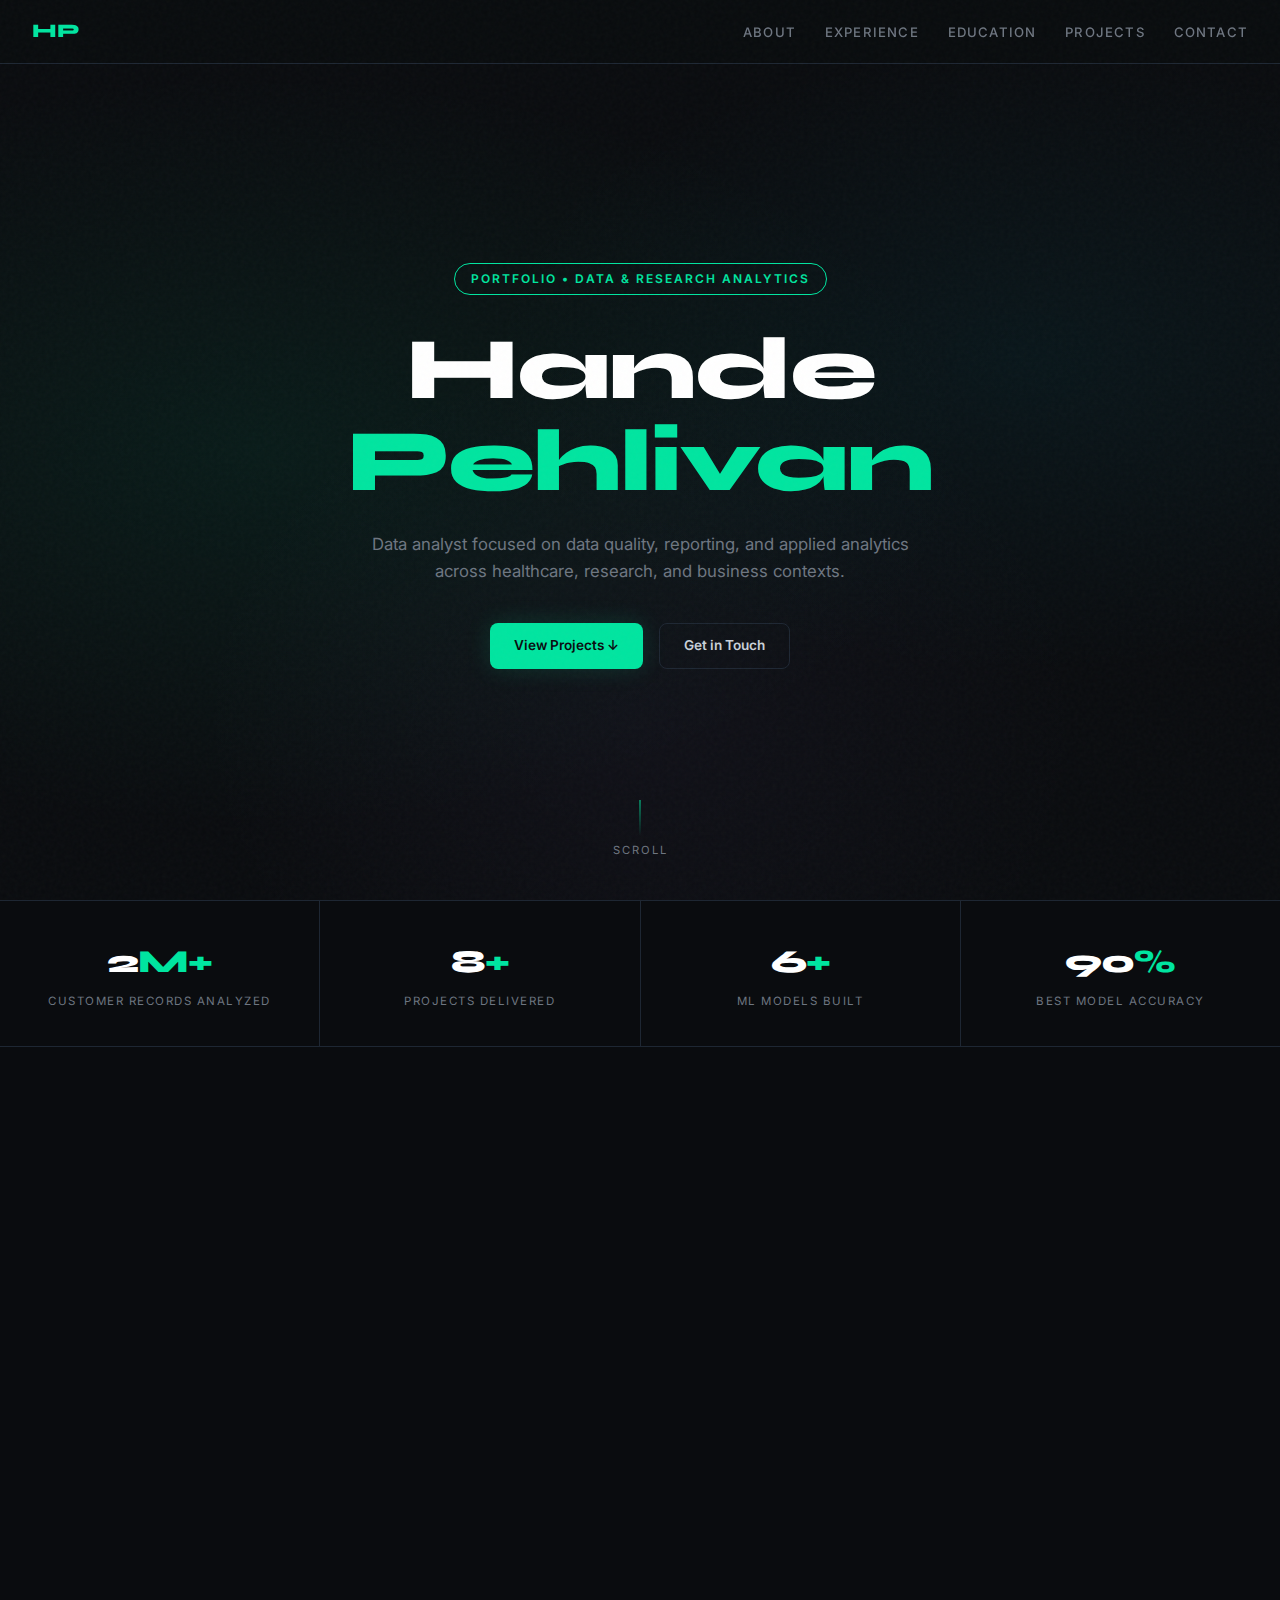
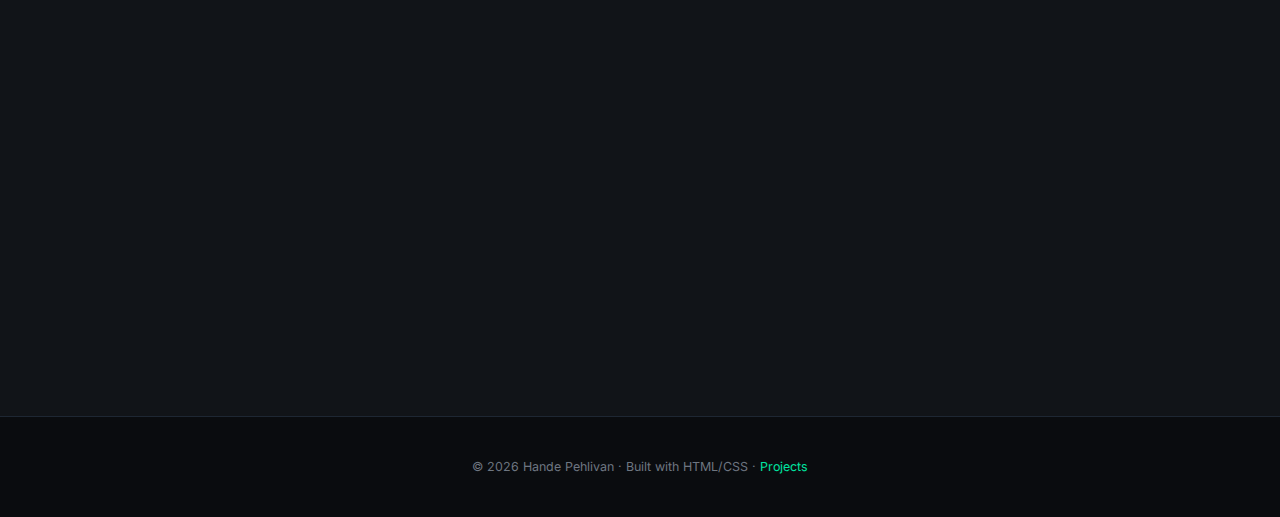
<file: index.html>
<!DOCTYPE html>
<html lang="en">
<head>
<meta charset="UTF-8" />
<meta name="viewport" content="width=device-width, initial-scale=1.0" />
<title>Hande Pehlivan — Data & Analytics</title>
<link rel="preconnect" href="https://fonts.googleapis.com">
<link rel="preconnect" href="https://fonts.gstatic.com" crossorigin>
<link href="https://fonts.googleapis.com/css2?family=Inter:wght@400;500;600;700&family=JetBrains+Mono:wght@400;500&family=Syne:wght@600;700;800&family=Space+Mono:wght@400;700&display=swap" rel="stylesheet">
<style>
/* ========== RESET & BASE ========== */
*, *::before, *::after { box-sizing: border-box; margin: 0; padding: 0; }

:root {
  --bg: #0a0c0f;
  --surface: #111418;
  --surface2: #161b22;
  --border: #1e2733;
  --text: #c9d1d9;
  --text-dim: #6e7681;
  --accent: #00e5a0;
  --accent2: #00bcd4;
  --accent-glow: rgba(0,229,160,0.15);
  --red: #ff6b6b;
  --orange: #ffa94d;
  --purple: #b388ff;
}

html { scroll-behavior: smooth; }
body {
  font-family: 'Inter', sans-serif;
  background: var(--bg);
  color: var(--text);
  line-height: 1.6;
  overflow-x: hidden;
}

/* ========== NOISE GRAIN OVERLAY ========== */
body::before {
  content: '';
  position: fixed; inset: 0; z-index: 999;
  pointer-events: none;
  opacity: 0.03;
  background-image: url("data:image/svg+xml,%3Csvg viewBox='0 0 256 256' xmlns='http://www.w3.org/2000/svg'%3E%3Cfilter id='n'%3E%3CfeTurbulence type='fractalNoise' baseFrequency='0.9' numOctaves='4' stitchTiles='stitch'/%3E%3C/filter%3E%3Crect width='100%25' height='100%25' filter='url(%23n)'/%3E%3C/svg%3E");
}

/* ========== NAV ========== */
nav {
  position: fixed; top: 0; width: 100%; z-index: 100;
  padding: 1rem 2rem;
  display: flex; align-items: center; justify-content: space-between;
  background: rgba(10,12,15,0.82);
  backdrop-filter: blur(12px);
  border-bottom: 1px solid var(--border);
  transition: padding .3s;
}
nav.scrolled { padding: .6rem 2rem; }
.nav-logo {
  font-family: 'Syne', sans-serif;
  font-weight: 800;
  font-size: 1.2rem;
  color: var(--accent);
  text-decoration: none;
  letter-spacing: -0.5px;
}
.nav-links { display: flex; gap: 1.8rem; list-style: none; }
.nav-links a {
  color: var(--text-dim);
  text-decoration: none;
  font-size: .82rem;
  font-weight: 500;
  letter-spacing: 1.2px;
  text-transform: uppercase;
  position: relative;
  transition: color .3s;
}
.nav-links a::after {
  content: '';
  position: absolute; bottom: -4px; left: 0;
  width: 0; height: 1px;
  background: var(--accent);
  transition: width .3s;
}
.nav-links a:hover { color: var(--accent); }
.nav-links a:hover::after { width: 100%; }

/* ========== HERO ========== */
.hero {
  min-height: 100vh;
  display: flex; flex-direction: column;
  align-items: center; justify-content: center;
  text-align: center;
  position: relative;
  padding: 6rem 2rem 4rem;
}
/* animated mesh gradient bg */
.hero-mesh {
  position: absolute; inset: 0; z-index: 0;
  background:
    radial-gradient(ellipse 80% 60% at 20% 50%, rgba(0,229,160,0.07) 0%, transparent 70%),
    radial-gradient(ellipse 60% 50% at 80% 40%, rgba(0,188,212,0.06) 0%, transparent 70%),
    radial-gradient(ellipse 50% 60% at 50% 80%, rgba(179,136,255,0.04) 0%, transparent 70%);
  animation: meshPulse 8s ease-in-out infinite alternate;
}
@keyframes meshPulse {
  0% { transform: scale(1); }
  100% { transform: scale(1.08); }
}
/* floating particle dots */
.hero-particles { position: absolute; inset: 0; z-index: 0; overflow: hidden; }
.hero-particles span {
  position: absolute; border-radius: 50%;
  background: var(--accent); opacity: 0;
  animation: floatDot 6s ease-in-out infinite;
}
.hero-particles span:nth-child(1){width:3px;height:3px;top:15%;left:10%;animation-delay:0s;animation-duration:7s;}
.hero-particles span:nth-child(2){width:2px;height:2px;top:25%;left:75%;animation-delay:1s;animation-duration:5.5s;background:var(--accent2);}
.hero-particles span:nth-child(3){width:4px;height:4px;top:70%;left:20%;animation-delay:2s;animation-duration:8s;}
.hero-particles span:nth-child(4){width:2px;height:2px;top:55%;left:85%;animation-delay:0.5s;animation-duration:6s;background:var(--purple);}
.hero-particles span:nth-child(5){width:3px;height:3px;top:80%;left:60%;animation-delay:3s;animation-duration:7.5s;background:var(--accent2);}
.hero-particles span:nth-child(6){width:2px;height:2px;top:40%;left:40%;animation-delay:1.5s;animation-duration:5s;}
.hero-particles span:nth-child(7){width:3px;height:3px;top:10%;left:55%;animation-delay:2.5s;animation-duration:6.5s;background:var(--purple);}
@keyframes floatDot {
  0%,100% { opacity:0; transform: translateY(0); }
  20% { opacity:.6; }
  50% { opacity:.4; transform: translateY(-30px); }
  80% { opacity:.6; }
}

.hero-content { position: relative; z-index: 1; }
.hero-badge {
  display: inline-block;
  border: 1px solid var(--accent);
  color: var(--accent);
  font-size: .75rem;
  font-weight: 600;
  letter-spacing: 2px;
  text-transform: uppercase;
  padding: .35rem 1rem;
  border-radius: 50px;
  margin-bottom: 1.8rem;
  animation: fadeUp .8s .2s both;
}
.hero h1 {
  font-family: 'Syne', sans-serif;
  font-weight: 800;
  font-size: clamp(2.8rem, 7vw, 5.5rem);
  line-height: 1.05;
  letter-spacing: -2px;
  color: #fff;
  animation: fadeUp .8s .4s both;
}
.hero h1 .accent { color: var(--accent); }
.hero-sub {
  margin-top: 1.4rem;
  font-size: 1.05rem;
  color: var(--text-dim);
  max-width: 560px;
  margin-left: auto; margin-right: auto;
  animation: fadeUp .8s .6s both;
}
.hero-links {
  margin-top: 2.4rem;
  display: flex; gap: 1rem; justify-content: center; flex-wrap: wrap;
  animation: fadeUp .8s .8s both;
}
.btn {
  display: inline-flex; align-items: center; gap: .5rem;
  padding: .7rem 1.5rem;
  border-radius: 8px;
  font-size: .85rem;
  font-weight: 600;
  text-decoration: none;
  transition: all .3s;
  cursor: pointer;
  border: none;
}
.btn-primary {
  background: var(--accent);
  color: #0a0c0f;
  box-shadow: 0 0 24px var(--accent-glow);
}
.btn-primary:hover { box-shadow: 0 0 36px rgba(0,229,160,0.3); transform: translateY(-2px); }
.btn-outline {
  border: 1px solid var(--border);
  color: var(--text);
  background: transparent;
}
.btn-outline:hover { border-color: var(--accent); color: var(--accent); }

/* scroll indicator */
.scroll-hint {
  position: absolute; bottom: 2.5rem; left: 50%;
  transform: translateX(-50%);
  display: flex; flex-direction: column; align-items: center; gap: .4rem;
  color: var(--text-dim);
  font-size: .7rem;
  letter-spacing: 2px;
  text-transform: uppercase;
  animation: fadeUp .8s 1.2s both;
}
.scroll-hint .line {
  width: 1px; height: 36px;
  background: linear-gradient(to bottom, var(--accent), transparent);
  animation: scrollPulse 2s ease-in-out infinite;
}
@keyframes scrollPulse {
  0%,100% { opacity: 1; transform: scaleY(1); }
  50% { opacity: .3; transform: scaleY(.6); }
}

@keyframes fadeUp {
  from { opacity: 0; transform: translateY(24px); }
  to { opacity: 1; transform: translateY(0); }
}

/* ========== SECTION COMMON ========== */
section { padding: 7rem 2rem; }
.section-inner { max-width: 1100px; margin: 0 auto; }
.section-label {
  font-family: 'Space Mono', monospace;
  font-size: .72rem;
  color: var(--accent);
  letter-spacing: 3px;
  text-transform: uppercase;
  margin-bottom: .8rem;
}
.section-title {
  font-family: 'Syne', sans-serif;
  font-weight: 800;
  font-size: clamp(1.9rem, 4vw, 2.8rem);
  color: #fff;
  letter-spacing: -1px;
  margin-bottom: 1rem;
}
.section-desc {
  color: var(--text-dim);
  max-width: 580px;
  font-size: .95rem;
  margin-bottom: 3.5rem;
}

/* ========== STATS STRIP ========== */
.stats-strip {
  display: grid;
  grid-template-columns: repeat(4, 1fr);
  gap: 1px;
  background: var(--border);
  border-top: 1px solid var(--border);
  border-bottom: 1px solid var(--border);
}
.stat-item {
  background: var(--bg);
  padding: 2.2rem 1.5rem;
  text-align: center;
}
.stat-num {
  font-family: 'Syne', sans-serif;
  font-weight: 800;
  font-size: 2rem;
  color: #fff;
  letter-spacing: -1px;
}
.stat-num .accent { color: var(--accent); }
.stat-label {
  font-size: .72rem;
  color: var(--text-dim);
  letter-spacing: 1.5px;
  text-transform: uppercase;
  margin-top: .3rem;
}

/* ========== ABOUT ========== */
.about-grid {
  display: grid;
  grid-template-columns: 1fr 1fr;
  gap: 4rem;
  align-items: start;
}
.about-left p {
  color: var(--text);
  font-size: .95rem;
  margin-bottom: 1rem;
  line-height: 1.8;
}
.about-left p .highlight { color: var(--accent); font-weight: 600; }
.about-right { display: flex; flex-direction: column; gap: 1rem; }
.skill-group {
  background: var(--surface);
  border: 1px solid var(--border);
  border-radius: 12px;
  padding: 1.2rem 1.4rem;
  transition: border-color .3s, transform .3s;
}
.skill-group:hover { border-color: var(--accent); transform: translateY(-2px); }
.skill-group-title {
  font-size: .7rem;
  font-weight: 600;
  letter-spacing: 1.8px;
  text-transform: uppercase;
  color: var(--accent);
  margin-bottom: .6rem;
}
.skill-tags { display: flex; flex-wrap: wrap; gap: .5rem; }
.tag {
  background: var(--surface2);
  border: 1px solid var(--border);
  color: var(--text);
  font-size: .75rem;
  padding: .28rem .7rem;
  border-radius: 6px;
  font-family: 'Space Mono', monospace;
}

/* ========== EXPERIENCE ========== */
.exp-timeline { position: relative; padding-left: 2rem; }
.exp-timeline::before {
  content: '';
  position: absolute; left: 6px; top: 0; bottom: 0;
  width: 1px; background: var(--border);
}
.exp-item {
  position: relative;
  margin-bottom: 2.8rem;
  background: var(--surface);
  border: 1px solid var(--border);
  border-radius: 14px;
  padding: 1.6rem 1.8rem;
  transition: border-color .3s, transform .3s;
}
.exp-item:hover { border-color: var(--accent); transform: translateX(4px); }
.exp-item::before {
  content: '';
  position: absolute; left: -2rem; top: 1.8rem;
  width: 12px; height: 12px; border-radius: 50%;
  background: var(--accent);
  box-shadow: 0 0 10px var(--accent-glow);
  border: 2px solid var(--bg);
}
.exp-header { display: flex; justify-content: space-between; align-items: flex-start; flex-wrap: wrap; gap: .5rem; }
.exp-title { font-weight: 700; color: #fff; font-size: 1.05rem; }
.exp-date {
  font-family: 'Space Mono', monospace;
  font-size: .7rem;
  color: var(--accent);
  background: var(--accent-glow);
  padding: .25rem .65rem;
  border-radius: 6px;
}
.exp-company { color: var(--text-dim); font-size: .82rem; margin: .3rem 0 .8rem; }
.exp-duties { list-style: none; }
.exp-duties li {
  padding: .35rem 0;
  font-size: .87rem;
  color: var(--text);
  padding-left: 1.2rem;
  position: relative;
}
.exp-duties li::before {
  content: '→';
  color: var(--accent);
  position: absolute; left: 0;
  font-size: .8rem;
}

/* ========== PROJECTS ========== */
.projects-grid {
  display: grid;
  grid-template-columns: repeat(2, 1fr);
  gap: 1.4rem;
}
.project-card {
  background: var(--surface);
  border: 1px solid var(--border);
  border-radius: 16px;
  overflow: hidden;
  transition: border-color .3s, transform .3s, box-shadow .3s;
  display: flex; flex-direction: column;
}
.project-card:hover {
  border-color: var(--accent);
  transform: translateY(-4px);
  box-shadow: 0 12px 40px rgba(0,0,0,0.3);
}
/* featured card spans 2 columns */
.project-card.featured { grid-column: 1 / -1; }

.project-card-visual {
  height: 180px;
  position: relative;
  overflow: hidden;
  display: flex; align-items: center; justify-content: center;
}
.project-card.featured .project-card-visual { height: 220px; }

/* SVG icon backgrounds per card */
.vis-flu { background: linear-gradient(135deg, #0d1b2a 0%, #1b2838 100%); }
.vis-heart { background: linear-gradient(135deg, #1a0a0a 0%, #2a1515 100%); }
.vis-churn { background: linear-gradient(135deg, #0a1a1a 0%, #153030 100%); }
.vis-fraud { background: linear-gradient(135deg, #1a1200 0%, #2a2010 100%); }
.vis-stock { background: linear-gradient(135deg, #0a0a1a 0%, #151530 100%); }
.vis-marketing { background: linear-gradient(135deg, #1a0a1a 0%, #2a1530 100%); }
.vis-dash { background: linear-gradient(135deg, #0a1500 0%, #153015 100%); }
.vis-buzzcars { background: linear-gradient(135deg, #1a1500 0%, #302a15 100%); }

.project-card-visual svg { width: 100%; height: 100%; }

.project-card-body { padding: 1.4rem 1.6rem; flex: 1; display: flex; flex-direction: column; }
.project-card-top { display: flex; justify-content: space-between; align-items: flex-start; gap: .5rem; margin-bottom: .6rem; }
.project-card-title { font-weight: 700; color: #fff; font-size: 1rem; }
.project-badge {
  font-size: .62rem;
  font-weight: 700;
  letter-spacing: 1px;
  text-transform: uppercase;
  padding: .2rem .55rem;
  border-radius: 5px;
  white-space: nowrap;
}
.badge-featured { background: rgba(0,229,160,0.15); color: var(--accent); border: 1px solid rgba(0,229,160,0.3); }
.badge-business { background: rgba(255,169,77,0.12); color: var(--orange); border: 1px solid rgba(255,169,77,0.25); }
.badge-ml { background: rgba(179,136,255,0.12); color: var(--purple); border: 1px solid rgba(179,136,255,0.25); }
.badge-sim { background: rgba(0,188,212,0.12); color: var(--accent2); border: 1px solid rgba(0,188,212,0.25); }

.project-card-desc { font-size: .83rem; color: var(--text-dim); line-height: 1.6; margin-bottom: 1rem; flex: 1; }
.project-card-footer { display: flex; justify-content: space-between; align-items: center; flex-wrap: wrap; gap: .6rem; }
.project-tech { display: flex; flex-wrap: wrap; gap: .4rem; }
.project-tech span {
  font-family: 'Space Mono', monospace;
  font-size: .65rem;
  color: var(--text-dim);
  background: var(--surface2);
  padding: .2rem .5rem;
  border-radius: 4px;
}
.project-link {
  color: var(--accent);
  font-size: .78rem;
  font-weight: 600;
  text-decoration: none;
  display: flex; align-items: center; gap: .3rem;
  transition: gap .2s;
}
.project-link:hover { gap: .5rem; }

/* ========== CONTACT ========== */
.contact-wrap {
  display: grid;
  grid-template-columns: 1.2fr 1fr;
  gap: 4rem;
  align-items: start;
}
.contact-left .section-desc { margin-bottom: 2rem; }
.contact-card {
  background: var(--surface);
  border: 1px solid var(--border);
  border-radius: 16px;
  padding: 2.2rem;
}
.contact-card h3 {
  font-family: 'Syne', sans-serif;
  font-weight: 800;
  color: #fff;
  margin-bottom: 1.4rem;
  font-size: 1.2rem;
}
.contact-row {
  display: flex; align-items: center; gap: 1rem;
  padding: .9rem 0;
  border-bottom: 1px solid var(--border);
}
.contact-row:last-child { border-bottom: none; }
.contact-icon {
  width: 40px; height: 40px;
  background: var(--surface2);
  border-radius: 10px;
  display: flex; align-items: center; justify-content: center;
  flex-shrink: 0;
}
.contact-icon svg { width: 18px; height: 18px; stroke: var(--accent); fill: none; stroke-width: 2; }
.contact-info { flex: 1; }
.contact-info-label { font-size: .68rem; color: var(--text-dim); letter-spacing: 1px; text-transform: uppercase; }
.contact-info-val { font-size: .88rem; color: var(--text); }
.contact-info-val a { color: var(--text); text-decoration: none; }
.contact-info-val a:hover { color: var(--accent); }

/* ========== FOOTER ========== */
footer {
  border-top: 1px solid var(--border);
  padding: 2.5rem;
  text-align: center;
  color: var(--text-dim);
  font-size: .78rem;
}
footer a { color: var(--accent); text-decoration: none; }

/* ========== EDUCATION ========== */
.edu-grid {
  display: grid;
  grid-template-columns: 1fr 1fr;
  gap: 1.4rem;
}
.edu-card {
  background: var(--surface);
  border: 1px solid var(--border);
  border-radius: 14px;
  padding: 1.4rem 1.6rem;
  transition: border-color .3s, transform .3s;
}
.edu-card:hover { border-color: var(--accent); transform: translateY(-2px); }
.edu-degree { font-weight: 700; color: #fff; font-size: 1rem; }
.edu-school { color: var(--text-dim); font-size: .82rem; margin-top: .25rem; }
.edu-meta {
  margin-top: .8rem;
  display: flex; flex-wrap: wrap; gap: .5rem;
}
.edu-pill {
  font-family: 'Space Mono', monospace;
  font-size: .65rem;
  color: var(--text-dim);
  background: var(--surface2);
  border: 1px solid var(--border);
  padding: .2rem .5rem;
  border-radius: 999px;
}

/* ========== RESPONSIVE ========== */
@media (max-width: 768px) {
  .nav-links { gap: 1rem; }
  .nav-links a { font-size: .72rem; }
  .stats-strip { grid-template-columns: repeat(2, 1fr); }
  .about-grid { grid-template-columns: 1fr; gap: 2.5rem; }
  .projects-grid { grid-template-columns: 1fr; }
  .project-card.featured { grid-column: auto; }
  .contact-wrap { grid-template-columns: 1fr; gap: 2rem; }
  .edu-grid { grid-template-columns: 1fr; }
}
@media (max-width: 480px) {
  nav { padding: .8rem 1rem; }
  .nav-links { gap: .7rem; }
  .nav-links a { font-size: .65rem; letter-spacing: .6px; }
  .stats-strip { grid-template-columns: repeat(2, 1fr); }
  section { padding: 5rem 1.2rem; }
}

/* ========== SCROLL REVEAL ========== */
.reveal { opacity: 0; transform: translateY(30px); transition: opacity .7s ease, transform .7s ease; }
.reveal.visible { opacity: 1; transform: translateY(0); }
</style>
</head>
<body>

<!-- NAV -->
<nav id="navbar">
  <a href="#" class="nav-logo">HP</a>
  <ul class="nav-links">
    <li><a href="#about">About</a></li>
    <li><a href="#experience">Experience</a></li>
    <li><a href="#education">Education</a></li>
    <li><a href="#projects">Projects</a></li>
    <li><a href="#contact">Contact</a></li>
  </ul>
</nav>

<!-- HERO -->
<section class="hero">
  <div class="hero-mesh"></div>
  <div class="hero-particles">
    <span></span><span></span><span></span><span></span>
    <span></span><span></span><span></span>
  </div>
  <div class="hero-content">
    <div class="hero-badge">Portfolio • Data &amp; Research Analytics</div>
    <h1>Hande<br><span class="accent">Pehlivan</span></h1>
    <p class="hero-sub">Data analyst focused on data quality, reporting, and applied analytics across healthcare, research, and business contexts.</p>
    <div class="hero-links">
      <a href="#projects" class="btn btn-primary">View Projects ↓</a>
      <a href="#contact" class="btn btn-outline">Get in Touch</a>
    </div>
  </div>
  <div class="scroll-hint">
    <span class="line"></span>
    <span>Scroll</span>
  </div>
</section>

<!-- STATS -->
<div class="stats-strip">
  <div class="stat-item">
    <div class="stat-num">2<span class="accent">M+</span></div>
    <div class="stat-label">Customer Records Analyzed</div>
  </div>
  <div class="stat-item">
    <div class="stat-num">8<span class="accent">+</span></div>
    <div class="stat-label">Projects Delivered</div>
  </div>
  <div class="stat-item">
    <div class="stat-num">6<span class="accent">+</span></div>
    <div class="stat-label">ML Models Built</div>
  </div>
  <div class="stat-item">
    <div class="stat-num">90<span class="accent">%</span></div>
    <div class="stat-label">Best Model Accuracy</div>
  </div>
</div>

<!-- ABOUT -->
<section id="about">
  <div class="section-inner">
    <div class="about-grid">
      <div class="about-left reveal">
        <div class="section-label">About Me</div>
        <h2 class="section-title">Turning data chaos<br>into strategy.</h2>

        <p>I’m a healthcare and research minded data analyst who turns messy, multi source data into <span class="highlight">clean, trustworthy reports</span> through validation, documentation, and strong follow through.</p>
        <p>I’ve supported stakeholders with dashboards and recurring reporting across nonprofit programs and telecom combining <span class="highlight">SQL, Python, Excel, and Power BI</span> to answer business questions and surface actionable trends.</p>
        <p>My academic foundation includes an MS in Analytics (Georgia Tech) and an MS in Biomedical Engineering (Illinois Tech), which helps me work comfortably in regulated or high accuracy environments.</p>

      </div>
      <div class="about-right reveal" style="animation-delay:.15s">
        <div class="skill-group">
          <div class="skill-group-title">Analytics & Data</div>
          <div class="skill-tags">
            <span class="tag">Python</span><span class="tag">SQL</span><span class="tag">R</span>
            <span class="tag">pandas</span><span class="tag">NumPy</span><span class="tag">SciPy</span>
          </div>
        </div>
        <div class="skill-group">
          <div class="skill-group-title">Machine Learning</div>
          <div class="skill-tags">
            <span class="tag">scikit-learn</span><span class="tag">TensorFlow</span><span class="tag">KNN</span>
            <span class="tag">Random Forest</span><span class="tag">SVM</span><span class="tag">Logistic Reg.</span>
          </div>
        </div>
        <div class="skill-group">
          <div class="skill-group-title">Visualization & BI</div>
          <div class="skill-tags">
            <span class="tag">Tableau</span><span class="tag">Power BI</span><span class="tag">Matplotlib</span>
            <span class="tag">Seaborn</span><span class="tag">SAS</span>
          </div>
        </div>
        <div class="skill-group">
          <div class="skill-group-title">Tools & Platforms</div>
          <div class="skill-tags">
            <span class="tag">Git / GitHub</span><span class="tag">Docker</span><span class="tag">AWS</span>
            <span class="tag">Azure</span><span class="tag">Jupyter</span><span class="tag">Excel</span>
          </div>
        </div>
      </div>
    </div>
  </div>
</section>

<!-- EXPERIENCE -->
<section id="experience" style="background: var(--surface);">
  <div class="section-inner">
    <div class="reveal">
      <div class="section-label">Experience</div>
      <h2 class="section-title">Where I've worked</h2>
      <p class="section-desc">Professional roles that shaped my analytics and engineering skill set.</p>
    </div>
     <div class="exp-timeline">
      <div class="exp-item reveal">
        <div class="exp-header">
          <span class="exp-title">Data Analyst (Volunteer)</span>
          <span class="exp-date">Jan 2025 – Present</span>
        </div>
        <div class="exp-company">Be The Voice · Remote </div>
        <ul class="exp-duties">
          <li>Conduct comprehensive data analysis on multi year engagement datasets spanning 130+ institutions to identify trends, outliers, anomalies, and questionable patterns in program compliance</li>
          <li>Perform SQL database queries to extract and research large datasets; develop data history analysis to support program assessment</li>
          <li>Build dashboards communicating findings to non technical stakeholders for operational decisions</li>
          <li>Standardize data preparation with comprehensive QA checks (missing fields, duplicates, logic validation) improving reliability of trend reporting</li>
          <li>Identify data irregularities requiring investigation through systematic validation methodologies</li>
        </ul>
      </div>
      <div class="exp-item reveal">
        <div class="exp-header">
          <span class="exp-title">Data Scientist Intern</span>
          <span class="exp-date">2023</span>
        </div>
        <div class="exp-company">US Cellular · Chicago, IL</div>
        <ul class="exp-duties">
          <li>Analyzed 2M+ customer records with Power BI &amp; SQL to identify demographics and behaviors driving churn.</li>
          <li>Built and refined predictive models in SAS &amp; SQL to forecast customer trends for marketing teams.</li>
          <li>Delivered interactive Tableau dashboards for senior leadership with clear, decision ready visualizations.</li>
          <li>Partnered with Marketing &amp; Finance cross functional teams to validate and cleanse data, boosting churn analysis accuracy.</li>
        </ul>
      </div>
      <div class="exp-item reveal">
        <div class="exp-header">
          <span class="exp-title">Biomedical Engineer</span>
          <span class="exp-date">2019</span>
        </div>
        <div class="exp-company">Baxter International Inc. · Round Lake, IL</div>
        <ul class="exp-duties">
          <li>Performed engineering testing for medical device components under FDA-aligned procedures</li>
          <li>Cleaned, validated, and organized test datasets; verified completeness before sharing with senior engineers</li>
          <li>Built Excel tracking tools to monitor quality metrics and flag anomalies</li>
          <li>Supported regulated documentation and cross functional technical reviews</li>
          </ul>
      </div>
    </div>
  </div>
</section>

<!-- EDUCATION -->
<section id="education">
  <div class="section-inner">
    <div class="reveal">
      <div class="section-label">Education</div>
      <h2 class="section-title">Academic foundation</h2>
      <p class="section-desc"> </p>
    </div>

    <div class="edu-grid">
      <div class="edu-card reveal">
        <div class="edu-degree">M.S. Analytics / Data Science</div>
        <div class="edu-school">Georgia Institute of Technology · Atlanta, GA</div>
        <div class="edu-meta">
          <span class="edu-pill">2021 – 2024</span>
          <span class="edu-pill">GPA 3.41</span>
        </div>
      </div>

      <div class="edu-card reveal" style="animation-delay:.08s">
        <div class="edu-degree">M.S. Biomedical Engineering</div>
        <div class="edu-school">Illinois Institute of Technology · Chicago, IL</div>
        <div class="edu-meta">
          <span class="edu-pill">2018 – 2019</span>
          <span class="edu-pill">GPA 4.0</span>
        </div>
      </div>

      <div class="edu-card reveal" style="animation-delay:.16s">
        <div class="edu-degree">B.S. Biomedical Engineering</div>
        <div class="edu-school">Namik Kemal University · Turkey</div>
        <div class="edu-meta">
          <span class="edu-pill">2011 – 2015</span>
          <span class="edu-pill">GPA 3.47</span>
          <span class="edu-pill">Valedictorian</span>
        </div>
      </div>

      <div class="edu-card reveal" style="animation-delay:.24s">
        <div class="edu-degree">Relevant focus</div>
        <div class="edu-school">Data quality, reporting, and applied analytics</div>
        <div class="edu-meta">
          <span class="edu-pill">Statistics</span>
          <span class="edu-pill">Machine learning</span>
          <span class="edu-pill">Simulation</span>
          <span class="edu-pill">Healthcare data</span>
        </div>
      </div>
    </div>
  </div>
</section>

<!-- PROJECTS -->
<section id="projects">
  <div class="section-inner">
    <div class="reveal">
      <div class="section-label">Selected Projects</div>
      <h2 class="section-title">What I've built</h2>
      <p class="section-desc"> </p>
    </div>

    <div class="projects-grid">

      <!-- CHURN ANALYSIS (featured) -->
      <div class="project-card featured reveal">
        <div class="project-card-visual vis-churn">
          <svg viewBox="0 0 900 220" preserveAspectRatio="none">
            <defs>
              <linearGradient id="churnFill" x1="0" y1="0" x2="0" y2="1">
                <stop offset="0%" stop-color="#00e5a0" stop-opacity="0.25"/>
                <stop offset="100%" stop-color="#00e5a0" stop-opacity="0"/>
              </linearGradient>
              <linearGradient id="churnFill2" x1="0" y1="0" x2="0" y2="1">
                <stop offset="0%" stop-color="#ff6b6b" stop-opacity="0.2"/>
                <stop offset="100%" stop-color="#ff6b6b" stop-opacity="0"/>
              </linearGradient>
            </defs>
            <!-- grid lines -->
            <line x1="0" y1="55" x2="900" y2="55" stroke="#1e2733" stroke-width="0.6"/>
            <line x1="0" y1="110" x2="900" y2="110" stroke="#1e2733" stroke-width="0.6"/>
            <line x1="0" y1="165" x2="900" y2="165" stroke="#1e2733" stroke-width="0.6"/>
            <!-- churn rate area (red) -->
            <path d="M0,160 C60,155 120,140 200,130 S340,120 450,110 S600,95 750,85 L900,78 L900,220 L0,220 Z" fill="url(#churnFill2)"/>
            <path d="M0,160 C60,155 120,140 200,130 S340,120 450,110 S600,95 750,85 L900,78" fill="none" stroke="#ff6b6b" stroke-width="2.2" stroke-linecap="round"/>
            <!-- retention area (green) -->
            <path d="M0,140 C60,142 120,145 200,140 S340,128 450,120 S600,100 750,75 L900,55 L900,220 L0,220 Z" fill="url(#churnFill)"/>
            <path d="M0,140 C60,142 120,145 200,140 S340,128 450,120 S600,100 750,75 L900,55" fill="none" stroke="#00e5a0" stroke-width="2.2" stroke-linecap="round"/>
            <!-- dots on green line -->
            <circle cx="200" cy="140" r="3.5" fill="#00e5a0"/>
            <circle cx="450" cy="120" r="3.5" fill="#00e5a0"/>
            <circle cx="750" cy="75" r="3.5" fill="#00e5a0"/>
            <!-- dots on red line -->
            <circle cx="200" cy="130" r="3" fill="#ff6b6b"/>
            <circle cx="450" cy="110" r="3" fill="#ff6b6b"/>
            <circle cx="750" cy="85" r="3" fill="#ff6b6b"/>
            <!-- labels -->
            <text x="30" y="40" fill="#00e5a0" font-family="Inter,sans-serif" font-size="11" font-weight="600">● Retention Rate</text>
            <text x="180" y="40" fill="#ff6b6b" font-family="Inter,sans-serif" font-size="11" font-weight="600">● Churn Rate</text>
            <text x="30" y="210" fill="#6e7681" font-family="Inter,sans-serif" font-size="9">Month 1</text>
            <text x="420" y="210" fill="#6e7681" font-family="Inter,sans-serif" font-size="9">Month 6</text>
            <text x="850" y="210" fill="#6e7681" font-family="Inter,sans-serif" font-size="9">Month 12</text>
          </svg>
        </div>
        <div class="project-card-body">
          <div class="project-card-top">
            <span class="project-card-title">Customer Churn Analysis & Prediction</span>
            <span class="project-badge badge-featured">Featured</span>
          </div>
          <p class="project-card-desc">End to end churn analysis pipeline: exploratory data analysis on 2M+ telecom customer records, feature engineering, segmentation by demographics and usage behavior, and a predictive classification model. Delivered retention strategy recommendations backed by monthly trend dashboards.</p>
          <div class="project-card-footer">
            <div class="project-tech">
              <span>Python</span><span>SQL</span><span>Power BI</span><span>scikit-learn</span><span>SAS</span><span>Tableau</span>
            </div>
            <a href="https://github.com/hpehlivantopcu/churn-analysis" class="project-link" target="_blank">GitHub →</a>
          </div>
        </div>
      </div>

      <!-- FRAUD DETECTION -->
      <div class="project-card reveal">
        <div class="project-card-visual vis-fraud">
          <svg viewBox="0 0 440 180" preserveAspectRatio="none">
            <defs>
              <linearGradient id="fraudGlow" x1="0" y1="0" x2="1" y2="1">
                <stop offset="0%" stop-color="#ffa94d" stop-opacity="0.6"/>
                <stop offset="100%" stop-color="#ffa94d" stop-opacity="0.1"/>
              </linearGradient>
            </defs>
            <!-- scatter dots - legitimate (green) -->
            <circle cx="60" cy="120" r="4" fill="#00e5a0" opacity=".7"/><circle cx="80" cy="100" r="3" fill="#00e5a0" opacity=".8"/>
            <circle cx="100" cy="130" r="4" fill="#00e5a0" opacity=".6"/><circle cx="130" cy="90" r="3.5" fill="#00e5a0" opacity=".7"/>
            <circle cx="150" cy="110" r="3" fill="#00e5a0" opacity=".8"/><circle cx="50" cy="80" r="3.5" fill="#00e5a0" opacity=".6"/>
            <circle cx="170" cy="140" r="4" fill="#00e5a0" opacity=".7"/><circle cx="200" cy="95" r="3" fill="#00e5a0" opacity=".8"/>
            <circle cx="40" cy="140" r="3" fill="#00e5a0" opacity=".7"/><circle cx="115" cy="60" r="3.5" fill="#00e5a0" opacity=".5"/>
            <circle cx="220" cy="120" r="3.5" fill="#00e5a0" opacity=".6"/><circle cx="90" cy="55" r="3" fill="#00e5a0" opacity=".7"/>
            <circle cx="180" cy="70" r="3" fill="#00e5a0" opacity=".6"/><circle cx="140" cy="150" r="3.5" fill="#00e5a0" opacity=".5"/>
            <!-- scatter dots - fraud (orange) -->
            <circle cx="280" cy="45" r="5" fill="#ffa94d" opacity=".9"/><circle cx="320" cy="60" r="4.5" fill="#ffa94d" opacity=".85"/>
            <circle cx="350" cy="35" r="5" fill="#ffa94d" opacity=".9"/><circle cx="300" cy="75" r="4" fill="#ffa94d" opacity=".8"/>
            <circle cx="380" cy="55" r="4.5" fill="#ffa94d" opacity=".85"/><circle cx="260" cy="30" r="4" fill="#ffa94d" opacity=".7"/>
            <circle cx="340" cy="80" r="4" fill="#ffa94d" opacity=".75"/><circle cx="400" cy="40" r="5" fill="#ffa94d" opacity=".9"/>
            <circle cx="250" cy="55" r="4.5" fill="#ffa94d" opacity=".8"/><circle cx="370" cy="70" r="4" fill="#ffa94d" opacity=".75"/>
            <!-- decision boundary dashed line -->
            <line x1="230" y1="10" x2="230" y2="170" stroke="#00bcd4" stroke-width="2" stroke-dasharray="6,4" opacity=".7"/>
            <!-- labels -->
            <text x="60" y="25" fill="#00e5a0" font-family="Inter,sans-serif" font-size="10" font-weight="600">● Legitimate</text>
            <text x="280" y="20" fill="#ffa94d" font-family="Inter,sans-serif" font-size="10" font-weight="600">● Fraud</text>
            <text x="235" y="165" fill="#00bcd4" font-family="Inter,sans-serif" font-size="8">Decision Boundary</text>
          </svg>
        </div>
        <div class="project-card-body">
          <div class="project-card-top">
            <span class="project-card-title">Fraud Detection & Anomaly Analysis</span>
            <span class="project-badge badge-business">Business</span>
          </div>
          <p class="project-card-desc">Built a classification pipeline to flag fraudulent transactions using supervised learning. Includes feature engineering on transaction metadata, class imbalance handling (SMOTE), and model comparison across Random Forest, SVM, and Logistic Regression.</p>
          <div class="project-card-footer">
            <div class="project-tech"><span>Python</span><span>scikit-learn</span><span>SMOTE</span><span>pandas</span></div>
            <a href="https://github.com/hpehlivantopcu" class="project-link" target="_blank">GitHub →</a>
          </div>
        </div>
      </div>

      <!-- AIRBNB PRICING + A/B TEST -->
      <div class="project-card reveal">
        <div class="project-card-visual vis-airbnb">
          <svg viewBox="0 0 440 180" preserveAspectRatio="none">
            <defs>
              <linearGradient id="airbnbFill" x1="0" y1="0" x2="1" y2="1">
                <stop offset="0%" stop-color="#00e5a0" stop-opacity="0.18"/>
                <stop offset="100%" stop-color="#00bcd4" stop-opacity="0.06"/>
              </linearGradient>
            </defs>
            <rect x="26" y="26" width="388" height="128" rx="14" fill="url(#airbnbFill)" stroke="rgba(0,229,160,0.22)" stroke-width="1"/>
            <rect x="52" y="52" width="150" height="90" rx="10" fill="rgba(13,17,23,0.55)" stroke="#1e2733" stroke-width="1"/>
            <rect x="64" y="66" width="126" height="10" rx="4" fill="rgba(201,209,217,0.18)"/>
            <rect x="64" y="84" width="96" height="8" rx="4" fill="rgba(201,209,217,0.14)"/>
            <rect x="64" y="104" width="70" height="8" rx="4" fill="rgba(201,209,217,0.12)"/>
            <rect x="64" y="122" width="108" height="8" rx="4" fill="rgba(201,209,217,0.12)"/>

            <rect x="230" y="58" width="170" height="36" rx="10" fill="rgba(179,136,255,0.12)" stroke="rgba(179,136,255,0.3)" stroke-width="1"/>
            <text x="246" y="80" fill="#b388ff" font-family="Inter,sans-serif" font-size="11" font-weight="700">Control: $150</text>

            <rect x="230" y="106" width="170" height="36" rx="10" fill="rgba(0,229,160,0.12)" stroke="rgba(0,229,160,0.32)" stroke-width="1"/>
            <text x="246" y="128" fill="#00e5a0" font-family="Inter,sans-serif" font-size="11" font-weight="700">Treatment: $168</text>

            <rect x="320" y="22" width="94" height="22" rx="7" fill="rgba(0,229,160,0.12)" stroke="rgba(0,229,160,0.28)" stroke-width="1"/>
            <text x="336" y="37" fill="#00e5a0" font-family="Inter,sans-serif" font-size="9" font-weight="700">Lift +4.2%</text>
          </svg>
        </div>
        <div class="project-card-body">
          <div class="project-card-top">
            <span class="project-card-title">Airbnb Pricing Engine + A/B Test Simulation</span>
            <span class="project-badge badge-ml">ML</span>
          </div>
          <p class="project-card-desc">Built an end to end NYC Airbnb pricing model (EDA → feature engineering → Random Forest vs Gradient Boosting). Added an experimentation module that simulates an A/B test (Control: current prices vs Treatment: model recommended prices) and estimates revenue lift with bootstrap p-values.</p>
          <div class="project-card-footer">
            <div class="project-tech"><span>Python</span><span>pandas</span><span>scikit-learn</span><span>Matplotlib</span></div>
            <a href="https://github.com/hpehlivantopcu/airbnb-pricing" class="project-link" target="_blank">GitHub →</a>
          </div>
        </div>
      </div>

      <!-- HEART DISEASE ML -->
      <div class="project-card reveal">
        <div class="project-card-visual vis-heart">
          <svg viewBox="0 0 440 180" preserveAspectRatio="none">
            <defs>
              <linearGradient id="rocGlow" x1="0" y1="1" x2="1" y2="0">
                <stop offset="0%" stop-color="#ff6b6b" stop-opacity="0.1"/>
                <stop offset="100%" stop-color="#ff6b6b" stop-opacity="0"/>
              </linearGradient>
            </defs>
            <line x1="60" y1="150" x2="400" y2="150" stroke="#1e2733" stroke-width="1"/>
            <line x1="60" y1="20" x2="60" y2="150" stroke="#1e2733" stroke-width="1"/>
            <line x1="60" y1="150" x2="400" y2="20" stroke="#1e2733" stroke-width="1" stroke-dasharray="4,4"/>
            <path d="M60,150 C100,148 140,100 200,60 S320,30 400,20" fill="none" stroke="#00e5a0" stroke-width="2.2" stroke-linecap="round"/>
            <path d="M60,150 C110,140 160,105 230,70 S340,40 400,25" fill="none" stroke="#ffa94d" stroke-width="2" stroke-linecap="round"/>
            <path d="M60,150 C120,138 180,110 250,80 S350,50 400,30" fill="none" stroke="#b388ff" stroke-width="1.8" stroke-linecap="round" opacity=".8"/>
            <text x="80" y="18" fill="#00e5a0" font-family="Inter,sans-serif" font-size="9" font-weight="600">● KNN (90%)</text>
            <text x="180" y="18" fill="#ffa94d" font-family="Inter,sans-serif" font-size="9" font-weight="600">● LogReg (88%)</text>
            <text x="300" y="18" fill="#b388ff" font-family="Inter,sans-serif" font-size="9" font-weight="600">● SVM (85%)</text>
            <text x="15" y="90" fill="#6e7681" font-family="Inter,sans-serif" font-size="8" transform="rotate(-90,15,90)">TPR</text>
            <text x="220" y="170" fill="#6e7681" font-family="Inter,sans-serif" font-size="8">FPR</text>
          </svg>
        </div>
        <div class="project-card-body">
          <div class="project-card-top">
            <span class="project-card-title">Heart Disease Prediction (ML Comparison)</span>
            <span class="project-badge badge-ml">ML</span>
          </div>
          <p class="project-card-desc">Compared 6 ML classifiers (KNN, Logistic Regression, SVM, Naive Bayes, Random Forest, Neural Network) on the UCI Heart Disease dataset. KNN achieved the best test accuracy at 90%. Includes full preprocessing, EDA, ROC analysis, and confusion matrices.</p>
          <div class="project-card-footer">
            <div class="project-tech"><span>Python</span><span>scikit-learn</span><span>TensorFlow</span><span>pandas</span></div>
            <a href="https://github.com/hpehlivantopcu" class="project-link" target="_blank">GitHub →</a>
          </div>
        </div>
      </div>

      <!-- FLU SIMULATION -->
      <div class="project-card reveal">
        <div class="project-card-visual vis-flu">
          <svg viewBox="0 0 440 180" preserveAspectRatio="none">
            <defs>
              <linearGradient id="fluS" x1="0" y1="0" x2="0" y2="1"><stop offset="0%" stop-color="#00bcd4" stop-opacity=".2"/><stop offset="100%" stop-color="#00bcd4" stop-opacity="0"/></linearGradient>
              <linearGradient id="fluI" x1="0" y1="0" x2="0" y2="1"><stop offset="0%" stop-color="#ff6b6b" stop-opacity=".2"/><stop offset="100%" stop-color="#ff6b6b" stop-opacity="0"/></linearGradient>
              <linearGradient id="fluR" x1="0" y1="0" x2="0" y2="1"><stop offset="0%" stop-color="#00e5a0" stop-opacity=".15"/><stop offset="100%" stop-color="#00e5a0" stop-opacity="0"/></linearGradient>
            </defs>
            <path d="M40,30 C80,30 120,32 160,45 S240,80 300,110 S360,130 420,140 L420,170 L40,170 Z" fill="url(#fluS)"/>
            <path d="M40,30 C80,30 120,32 160,45 S240,80 300,110 S360,130 420,140" fill="none" stroke="#00bcd4" stroke-width="2.2"/>
            <path d="M40,150 C80,148 120,130 160,100 S200,65 240,60 S300,80 360,110 S400,135 420,145 L420,170 L40,170 Z" fill="url(#fluI)"/>
            <path d="M40,150 C80,148 120,130 160,100 S200,65 240,60 S300,80 360,110 S400,135 420,145" fill="none" stroke="#ff6b6b" stroke-width="2.2"/>
            <path d="M40,155 C80,155 120,155 160,150 S240,135 300,115 S360,90 420,70 L420,170 L40,170 Z" fill="url(#fluR)"/>
            <path d="M40,155 C80,155 120,155 160,150 S240,135 300,115 S360,90 420,70" fill="none" stroke="#00e5a0" stroke-width="2.2"/>
            <text x="50" y="18" fill="#00bcd4" font-family="Inter,sans-serif" font-size="10" font-weight="600">● Susceptible</text>
            <text x="180" y="18" fill="#ff6b6b" font-family="Inter,sans-serif" font-size="10" font-weight="600">● Infected</text>
            <text x="290" y="18" fill="#00e5a0" font-family="Inter,sans-serif" font-size="10" font-weight="600">● Recovered</text>
            <text x="40" y="175" fill="#6e7681" font-family="Inter,sans-serif" font-size="8">Day 0</text>
            <text x="220" y="175" fill="#6e7681" font-family="Inter,sans-serif" font-size="8">Day 15</text>
            <text x="395" y="175" fill="#6e7681" font-family="Inter,sans-serif" font-size="8">Day 30</text>
          </svg>
        </div>
        <div class="project-card-body">
          <div class="project-card-top">
            <span class="project-card-title">Pandemic Flu Spread Simulation</span>
            <span class="project-badge badge-sim">Simulation</span>
          </div>
          <p class="project-card-desc">Simulated influenza spread in a 21 student classroom using 100K Monte Carlo iterations and a discrete SIR model. Validated simulation output against theoretical Binomial distributions. Compared SIR vs. simulation across multiple scenarios.</p>
          <div class="project-card-footer">
            <div class="project-tech"><span>Python</span><span>NumPy</span><span>SciPy</span><span>Matplotlib</span><span>pandas</span></div>
            <a href="https://github.com/hpehlivantopcu/flu-simulation" class="project-link" target="_blank">GitHub →</a>
          </div>
        </div>
      </div>

      <!-- STATISTICAL DASHBOARD -->
      <div class="project-card reveal">
        <div class="project-card-visual vis-dash">
          <svg viewBox="0 0 440 180" preserveAspectRatio="none">
            <rect x="30" y="20" width="100" height="45" rx="6" fill="#161b22" stroke="#1e2733" stroke-width="1"/>
            <text x="48" y="40" fill="#6e7681" font-family="Inter,sans-serif" font-size="8">Conversion</text>
            <text x="42" y="58" fill="#00e5a0" font-family="Inter,sans-serif" font-size="14" font-weight="700">4.7%</text>
            <rect x="145" y="20" width="100" height="45" rx="6" fill="#161b22" stroke="#1e2733" stroke-width="1"/>
            <text x="160" y="40" fill="#6e7681" font-family="Inter,sans-serif" font-size="8">Avg Order $</text>
            <text x="155" y="58" fill="#ffa94d" font-family="Inter,sans-serif" font-size="14" font-weight="700">$142</text>
            <rect x="260" y="20" width="100" height="45" rx="6" fill="#161b22" stroke="#1e2733" stroke-width="1"/>
            <text x="278" y="40" fill="#6e7681" font-family="Inter,sans-serif" font-size="8">Churn Rate</text>
            <text x="275" y="58" fill="#ff6b6b" font-family="Inter,sans-serif" font-size="14" font-weight="700">3.2%</text>
            <circle cx="100" cy="130" r="32" fill="none" stroke="#1e2733" stroke-width="12"/>
            <circle cx="100" cy="130" r="32" fill="none" stroke="#00e5a0" stroke-width="12" stroke-dasharray="120 80" stroke-linecap="round" transform="rotate(-90,100,130)"/>
            <circle cx="100" cy="130" r="32" fill="none" stroke="#ffa94d" stroke-width="12" stroke-dasharray="50 150" stroke-linecap="round" transform="rotate(150,100,130)"/>
            <text x="90" y="133" fill="#fff" font-family="Inter,sans-serif" font-size="10" font-weight="700">60%</text>
            <rect x="200" y="100" width="16" height="60" rx="3" fill="#00e5a0" opacity=".7"/>
            <rect x="224" y="80" width="16" height="80" rx="3" fill="#00bcd4" opacity=".7"/>
            <rect x="248" y="110" width="16" height="50" rx="3" fill="#b388ff" opacity=".7"/>
            <rect x="272" y="90" width="16" height="70" rx="3" fill="#ffa94d" opacity=".7"/>
            <rect x="296" y="105" width="16" height="55" rx="3" fill="#00e5a0" opacity=".7"/>
            <rect x="320" y="75" width="16" height="85" rx="3" fill="#00bcd4" opacity=".7"/>
            <path d="M200,155 L224,148 L248,152 L272,140 L296,145 L320,135 L345,130" fill="none" stroke="#00e5a0" stroke-width="1.5" stroke-linecap="round"/>
          </svg>
        </div>
        <div class="project-card-body">
          <div class="project-card-top">
            <span class="project-card-title">Statistical Analysis Dashboard</span>
            <span class="project-badge badge-business">Business</span>
          </div>
          <p class="project-card-desc">Built an interactive analytics dashboard surfacing key business KPIs: conversion rates, churn metrics, customer segments, and trend sparklines. Designed for executive level storytelling with drill down capability.</p>
          <div class="project-card-footer">
            <div class="project-tech"><span>Python</span><span>Tableau</span><span>SQL</span><span>Power BI</span></div>
            <a href="https://github.com/hpehlivantopcu" class="project-link" target="_blank">GitHub →</a>
          </div>
        </div>
      </div>

      <!-- STOCKMINER -->
      <div class="project-card reveal">
        <div class="project-card-visual vis-stock">
          <svg viewBox="0 0 440 180" preserveAspectRatio="none">
            <defs>
              <linearGradient id="stockFill" x1="0" y1="0" x2="0" y2="1">
                <stop offset="0%" stop-color="#b388ff" stop-opacity=".25"/>
                <stop offset="100%" stop-color="#b388ff" stop-opacity="0"/>
              </linearGradient>
            </defs>
            <line x1="40" y1="40" x2="40" y2="155" stroke="#1e2733" stroke-width="1"/>
            <line x1="40" y1="155" x2="420" y2="155" stroke="#1e2733" stroke-width="1"/>
            <line x1="40" y1="60" x2="420" y2="60" stroke="#1e2733" stroke-width=".5" stroke-dasharray="3,3"/>
            <line x1="40" y1="100" x2="420" y2="100" stroke="#1e2733" stroke-width=".5" stroke-dasharray="3,3"/>
            <line x1="40" y1="130" x2="420" y2="130" stroke="#1e2733" stroke-width=".5" stroke-dasharray="3,3"/>
            <path d="M40,130 C70,125 100,115 140,120 S180,100 220,85 S270,75 310,60 S350,55 400,45" fill="none" stroke="#b388ff" stroke-width="2.5" stroke-linecap="round"/>
            <path d="M40,130 C70,125 100,115 140,120 S180,100 220,85 S270,75 310,60 S350,55 400,45 L420,45 L420,155 L40,155 Z" fill="url(#stockFill)"/>
            <rect x="140" y="115" width="6" height="14" rx="1" fill="#ff6b6b"/>
            <rect x="220" y="82" width="6" height="12" rx="1" fill="#00e5a0"/>
            <rect x="310" y="55" width="6" height="12" rx="1" fill="#00e5a0"/>
            <path d="M40,135 C80,130 130,125 180,115 S260,100 340,70 S380,58 420,50" fill="none" stroke="#ffa94d" stroke-width="1.5" stroke-dasharray="5,3" opacity=".7"/>
            <text x="55" y="18" fill="#b388ff" font-family="Inter,sans-serif" font-size="9" font-weight="600">● Price</text>
            <text x="130" y="18" fill="#ffa94d" font-family="Inter,sans-serif" font-size="9" font-weight="600">● 30d MA</text>
            <text x="40" y="175" fill="#6e7681" font-family="Inter,sans-serif" font-size="8">Jan</text>
            <text x="200" y="175" fill="#6e7681" font-family="Inter,sans-serif" font-size="8">Jun</text>
            <text x="380" y="175" fill="#6e7681" font-family="Inter,sans-serif" font-size="8">Dec</text>
          </svg>
        </div>
        <div class="project-card-body">
          <div class="project-card-top">
            <span class="project-card-title">StockMiner — Financial Literacy App</span>
            <span class="project-badge badge-ml">App</span>
          </div>
          <p class="project-card-desc">Analyzed 3M+ rows of historical stock data to build predictive insights and an interactive financial literacy interface. Increased financial understanding for 77.8% of novice investors in user testing.</p>
          <div class="project-card-footer">
            <div class="project-tech"><span>Python</span><span>pandas</span><span>Plotly</span></div>
            <a href="https://github.com/hpehlivantopcu/Stock-Miner" class="project-link" target="_blank">GitHub →</a>
          </div>
        </div>
      </div>

      <!-- BUZZCARS -->
      <div class="project-card reveal">
        <div class="project-card-visual vis-buzzcars">
          <svg viewBox="0 0 440 180" preserveAspectRatio="none">
            <rect x="30" y="25" width="380" height="24" rx="4" fill="#1e2733"/>
            <text x="50" y="42" fill="#6e7681" font-family="Inter,sans-serif" font-size="9" font-weight="600">ID</text>
            <text x="100" y="42" fill="#6e7681" font-family="Inter,sans-serif" font-size="9" font-weight="600">Vehicle</text>
            <text x="230" y="42" fill="#6e7681" font-family="Inter,sans-serif" font-size="9" font-weight="600">Status</text>
            <text x="330" y="42" fill="#6e7681" font-family="Inter,sans-serif" font-size="9" font-weight="600">Revenue</text>

            <rect x="30" y="52" width="380" height="22" rx="2" fill="#111418"/>
            <text x="50" y="67" fill="#c9d1d9" font-family="Space Mono,monospace" font-size="8">#001</text>
            <text x="100" y="67" fill="#c9d1d9" font-family="Inter,sans-serif" font-size="8">2022 Honda Civic</text>
            <rect x="228" y="58" width="52" height="14" rx="4" fill="rgba(0,229,160,0.12)"/>
            <text x="234" y="68" fill="#00e5a0" font-family="Inter,sans-serif" font-size="7" font-weight="600">Sold</text>
            <text x="330" y="67" fill="#00e5a0" font-family="Inter,sans-serif" font-size="8" font-weight="600">$18,500</text>

            <rect x="30" y="77" width="380" height="22" rx="2" fill="#161b22"/>
            <text x="50" y="92" fill="#c9d1d9" font-family="Space Mono,monospace" font-size="8">#002</text>
            <text x="100" y="92" fill="#c9d1d9" font-family="Inter,sans-serif" font-size="8">2021 Toyota RAV4</text>
            <rect x="228" y="83" width="52" height="14" rx="4" fill="rgba(255,169,77,0.12)"/>
            <text x="232" y="93" fill="#ffa94d" font-family="Inter,sans-serif" font-size="7" font-weight="600">Listed</text>
            <text x="330" y="92" fill="#ffa94d" font-family="Inter,sans-serif" font-size="8">$24,000</text>

            <rect x="30" y="102" width="380" height="22" rx="2" fill="#111418"/>
            <text x="50" y="117" fill="#c9d1d9" font-family="Space Mono,monospace" font-size="8">#003</text>
            <text x="100" y="117" fill="#c9d1d9" font-family="Inter,sans-serif" font-size="8">2023 Ford F-150</text>
            <rect x="228" y="108" width="52" height="14" rx="4" fill="rgba(0,229,160,0.12)"/>
            <text x="234" y="118" fill="#00e5a0" font-family="Inter,sans-serif" font-size="7" font-weight="600">Sold</text>
            <text x="330" y="117" fill="#00e5a0" font-family="Inter,sans-serif" font-size="8" font-weight="600">$38,200</text>

            <rect x="30" y="127" width="380" height="22" rx="2" fill="#161b22"/>
            <text x="50" y="142" fill="#c9d1d9" font-family="Space Mono,monospace" font-size="8">#004</text>
            <text x="100" y="142" fill="#c9d1d9" font-family="Inter,sans-serif" font-size="8">2020 BMW 3 Series</text>

            <rect x="30" y="158" width="380" height="16" rx="3" fill="rgba(0,229,160,0.08)" stroke="rgba(0,229,160,0.2)" stroke-width="1"/>
            <text x="50" y="170" fill="#00e5a0" font-family="Inter,sans-serif" font-size="8" font-weight="700">Total Revenue</text>
            <text x="320" y="170" fill="#00e5a0" font-family="Inter,sans-serif" font-size="8" font-weight="700">$113,200</text>
          </svg>
        </div>
        <div class="project-card-body">
          <div class="project-card-top">
            <span class="project-card-title">BuzzCars — Inventory Management</span>
            <span class="project-badge badge-sim">Full Stack</span>
          </div>
          <p class="project-card-desc">Built an inventory and financial tracking system for a used car dealership. Streamlines customer interaction data collection and revenue reporting with a MySQL backed dashboard.</p>
          <div class="project-card-footer">
            <div class="project-tech"><span>HTML</span><span>PHP</span><span>MySQL</span><span>CSS</span></div>
            <a href="https://github.com/hpehlivantopcu/buzzcars" class="project-link" target="_blank">GitHub →</a>
          </div>
        </div>
      </div>

    </div><!-- end projects-grid -->
  </div>
</section>

<!-- CONTACT -->
<section id="contact" style="background: var(--surface);">
  <div class="section-inner">
    <div class="contact-wrap">
      <div class="contact-left reveal">
        <div class="section-label">Contact</div>
        <h2 class="section-title">Let's work<br>together.</h2>
        <p class="section-desc">I’m open to data analyst roles (healthcare or business). If my portfolio resonates, feel free to reach out.</p>
        <a href="mailto:handepehlivantopcu@gmail.com" class="btn btn-primary">Send a Message</a>
      </div>
      <div class="contact-card reveal">
        <h3>Get in touch</h3>
        <div class="contact-row">
          <div class="contact-icon">
            <svg viewBox="0 0 24 24"><path d="M4 4h16c1.1 0 2 .9 2 2v12c0 1.1-.9 2-2 2H4c-1.1 0-2-.9-2-2V6c0-1.1.9-2 2-2z"/><polyline points="22,6 12,13 2,6"/></svg>
          </div>
          <div class="contact-info">
            <div class="contact-info-label">Email</div>
            <div class="contact-info-val"><a href="mailto:handepehlivantopcu@gmail.com">handepehlivantopcu@gmail.com</a></div>
          </div>
        </div>
        <div class="contact-row">
          <div class="contact-icon">
            <svg viewBox="0 0 24 24"><path d="M16 8a6 6 0 0 1 6 6v7h-4v-7a2 2 0 0 0-2-2 2 2 0 0 0-2 2v7h-4v-7a6 6 0 0 1 6-6z"/><rect x="2" y="9" width="4" height="12"/><circle cx="4" cy="4" r="2"/></svg>
          </div>
          <div class="contact-info">
            <div class="contact-info-label">LinkedIn</div>
            <div class="contact-info-val"><a href="https://www.linkedin.com/in/pehlivanh" target="_blank">linkedin.com/in/pehlivanh</a></div>
          </div>
        </div>
        <div class="contact-row">
          <div class="contact-icon">
            <svg viewBox="0 0 24 24"><path d="M9 19c-5 1.5-5-2.5-7-3m14 6v-3.87a3.37 3.37 0 0 0-.94-2.61c3.14-.35 6.44-1.54 6.44-7A5.44 5.44 0 0 0 20 4.77 5.07 5.07 0 0 0 19.91 1S18.73.65 16 2.48a13.38 13.38 0 0 0-7 0C6.27.65 5.09 1 5.09 1A5.07 5.07 0 0 0 5 4.77a5.44 5.44 0 0 0-1.5 3.78c0 5.42 3.3 6.61 6.44 7A3.37 3.37 0 0 0 9 18.13V22"/></svg>
          </div>
          <div class="contact-info">
            <div class="contact-info-label">GitHub</div>
            <div class="contact-info-val"><a href="https://github.com/hpehlivantopcu" target="_blank">github.com/hpehlivantopcu</a></div>
          </div>
        </div>
      </div>
    </div>
  </div>
</section>

<footer>
  © <span id="year"></span> Hande Pehlivan · Built with HTML/CSS · <a href="#projects">Projects</a>
</footer>

<script>
  // navbar shrink on scroll
  const nav = document.getElementById('navbar');
  window.addEventListener('scroll', () => {
    if (window.scrollY > 40) nav.classList.add('scrolled');
    else nav.classList.remove('scrolled');
  });

  // scroll reveal
  const reveals = document.querySelectorAll('.reveal');
  const onScroll = () => {
    const trigger = window.innerHeight * 0.88;
    reveals.forEach(el => {
      const top = el.getBoundingClientRect().top;
      if (top < trigger) el.classList.add('visible');
    });
  };
  window.addEventListener('scroll', onScroll);
  window.addEventListener('load', onScroll);

  // footer year
  document.getElementById('year').textContent = new Date().getFullYear();
</script>

</body>
</html>
</file>
